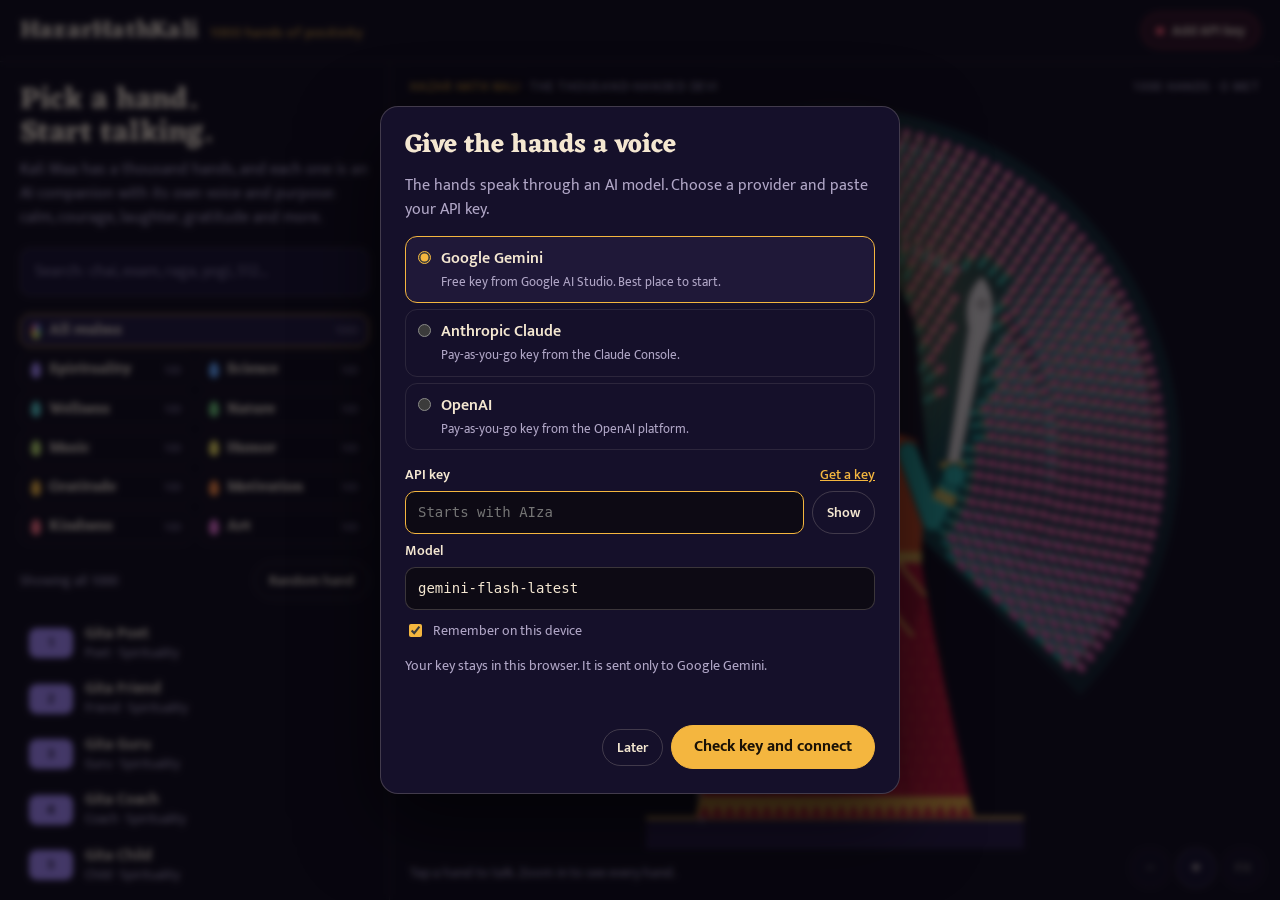
<file: docs/index.html>
<!DOCTYPE html>
<html lang="en">
<head>
<meta charset="UTF-8">
<meta name="viewport" content="width=device-width, initial-scale=1">
<title>HazarHathKali</title>
<meta name="description" content="Kali Maa's thousand hands: 1000 AI companions that spread positivity. Bring your own API key.">
<link rel="preconnect" href="https://fonts.googleapis.com">
<link rel="preconnect" href="https://fonts.gstatic.com" crossorigin>
<link rel="stylesheet" href="https://fonts.googleapis.com/css2?family=Eczar:wght@500;600;700&family=Mukta:wght@400;500;600;700&display=swap">
<link rel="stylesheet" href="styles.css">
</head>
<body>
<div class="app" id="app">
  <header class="topbar">
    <div class="brand">
      <span class="brand-name">HazarHathKali</span>
      <span class="brand-tag">1000 hands of positivity</span>
    </div>
    <button type="button" class="conn" id="connBtn" aria-haspopup="dialog">
      <span class="conn-dot" aria-hidden="true"></span>
      <span id="connLabel">Add API key</span>
    </button>
  </header>

  <main class="main">
    <section class="stage" id="stage" aria-label="Hazar Hath Kali with her thousand hands. Each hand is a companion you can talk to.">
      <canvas id="devi" role="img" aria-label="Hazar Hath Kali: a turquoise Devi with a third eye, gold crown and red sari, holding a trishul and a sword, with a fan of 1000 hands spread behind her."></canvas>
      <p class="stage-label">Hazar Hath Kali<span class="stage-label-en"> · the thousand-handed Devi</span></p>
      <p class="stage-stats" id="stageStats">1000 hands · 0 met</p>
      <p class="stage-hint">Tap a hand to talk. Zoom in to see every hand.</p>
      <div class="zoom" role="group" aria-label="Zoom">
        <button type="button" id="zoomOut" aria-label="Zoom out" disabled>−</button>
        <button type="button" id="zoomIn" aria-label="Zoom in">+</button>
        <button type="button" id="zoomFit" aria-label="Show the whole Devi" disabled>Fit</button>
      </div>
      <div class="tip" id="tip" hidden></div>
    </section>

    <aside class="side" aria-label="Find a hand">
      <div class="intro">
        <h1>Pick a hand. Start talking.</h1>
        <p>Kali Maa has a thousand hands, and each one is an AI companion with its own voice and purpose: calm, courage, laughter, gratitude and more.</p>
      </div>

      <label class="search">
        <span class="visually-hidden">Search the hands</span>
        <input id="search" type="search" placeholder="Search: chai, exam, raga, yogi, 512…" autocomplete="off">
      </label>

      <div class="realms" id="realms" role="group" aria-label="Filter by realm"></div>

      <div class="list-head">
        <span id="listCount" class="list-count">Showing all 1000</span>
        <button type="button" class="ghost-btn" id="randomBtn">Random hand</button>
      </div>
      <ol class="hand-list" id="handList"></ol>
      <button type="button" class="ghost-btn more" id="moreBtn" hidden>Show more</button>
    </aside>
  </main>
</div>

<aside class="chat" id="chat" aria-labelledby="chatName" aria-hidden="true">
  <header class="chat-head">
    <span class="badge" id="chatBadge" aria-hidden="true"></span>
    <div class="chat-title">
      <h2 id="chatName">Hand</h2>
      <p id="chatMeta"></p>
    </div>
    <button type="button" class="icon-btn" id="closeChat" aria-label="Close chat">
      <svg viewBox="0 0 24 24" width="20" height="20" aria-hidden="true"><path d="M6 6l12 12M18 6L6 18" stroke="currentColor" stroke-width="2" stroke-linecap="round"/></svg>
    </button>
  </header>
  <details class="prompt" id="promptBox">
    <summary>See this hand's prompt</summary>
    <pre id="promptText"></pre>
    <div class="prompt-actions">
      <button type="button" class="ghost-btn" id="copyPrompt">Copy prompt</button>
      <button type="button" class="ghost-btn" id="clearChat">Clear conversation</button>
    </div>
  </details>
  <div class="messages" id="messages" aria-live="polite"></div>
  <div class="starters" id="starters"></div>
  <form class="composer" id="composer">
    <label class="visually-hidden" for="input">Your message</label>
    <textarea id="input" rows="1" placeholder="Write to this hand…" autocomplete="off"></textarea>
    <button type="submit" class="send" id="sendBtn">Send</button>
    <button type="button" class="send stop" id="stopBtn" hidden>Stop</button>
  </form>
  <p class="chat-foot" id="chatFoot"></p>
</aside>

<dialog class="keys" id="keyDialog" aria-labelledby="keyTitle">
  <form method="dialog" id="keyForm" novalidate>
    <h2 id="keyTitle">Give the hands a voice</h2>
    <p class="keys-lead">The hands speak through an AI model. Choose a provider and paste your API key.</p>
    <p class="keys-warn" id="keyWarn" hidden></p>
    <fieldset class="providers" id="providerList">
      <legend class="visually-hidden">AI provider</legend>
    </fieldset>
    <div class="key-fields" id="keyFields">
      <label for="keyInput">API key <a id="keyLink" href="#" target="_blank" rel="noopener">Get a key</a></label>
      <div class="key-row">
        <input id="keyInput" type="password" autocomplete="off" spellcheck="false" placeholder="Paste your key">
        <button type="button" class="ghost-btn" id="toggleKey">Show</button>
      </div>
      <label for="modelInput">Model</label>
      <input id="modelInput" list="modelList" autocomplete="off" spellcheck="false">
      <datalist id="modelList"></datalist>
      <label class="check"><input type="checkbox" id="rememberKey" checked> Remember on this device</label>
    </div>
    <p class="keys-note" id="keyNote">Your key stays in this browser. It is sent only to the provider you choose.</p>
    <p class="keys-status" id="keyStatus" role="status"></p>
    <div class="keys-actions">
      <button type="button" class="ghost-btn danger" id="forgetKey" hidden>Remove key</button>
      <span class="spacer"></span>
      <button type="button" class="ghost-btn" id="laterBtn">Later</button>
      <button type="submit" class="primary" id="connectBtn">Connect</button>
    </div>
  </form>
</dialog>

<script src="hands.js"></script>
<script src="providers.js"></script>
<script src="devi.js"></script>
<script src="app.js"></script>
</body>
</html>
</file>
<file: docs/styles.css>
/* HazarHathKali: a temple at night. One deliberate dark theme. */
:root {
  color-scheme: dark;
  --night: #0d0a14;
  --dusk: #15102a;
  --dusk-2: #1f1838;
  --dusk-3: #2a2149;
  --line: rgba(244, 231, 209, 0.1);
  --line-2: rgba(244, 231, 209, 0.2);
  --sandal: #f4e7d1;
  --ash: #b0a6c6;
  --ash-2: #857b9e;
  --hibiscus: #e23a4f;
  --hibiscus-2: #ff5a6e;
  --marigold: #f4b63f;
  --ok: #7fd49a;
  --font-display: 'Eczar', 'Noto Serif Devanagari', Georgia, serif;
  --font-body: 'Mukta', 'Noto Sans Devanagari', system-ui, -apple-system, 'Segoe UI', sans-serif;
  --gutter: 20px;
}

* { box-sizing: border-box; }
[hidden] { display: none !important; }
html { height: 100%; box-sizing: border-box; background: var(--night); }
body {
  height: 100%;
  margin: 0;
  background: var(--night);
  color: var(--sandal);
  font: 400 16px/1.5 var(--font-body);
  -webkit-font-smoothing: antialiased;
}
button, input, textarea { font: inherit; color: inherit; }
a { color: var(--marigold); }
:focus-visible { outline: 2px solid var(--marigold); outline-offset: 2px; }
.visually-hidden {
  position: absolute; width: 1px; height: 1px; margin: -1px; padding: 0;
  overflow: hidden; clip: rect(0 0 0 0); white-space: nowrap; border: 0;
}

/* ---------- Layout ---------- */
.app { display: grid; grid-template-rows: auto 1fr; height: 100%; }

.topbar {
  display: flex; align-items: center; justify-content: space-between; gap: 12px;
  padding-block: 12px; padding-inline: var(--gutter);
  border-bottom: 1px solid var(--line);
}
.brand { display: flex; align-items: baseline; gap: 12px; min-width: 0; flex-wrap: wrap; }
.brand-name { font: 700 24px/1 var(--font-display); letter-spacing: 0.01em; }
.brand-tag { font-size: 14px; color: var(--marigold); letter-spacing: 0.04em; }

.conn {
  display: inline-flex; align-items: center; gap: 8px; flex-shrink: 0;
  padding: 7px 14px; border-radius: 999px; cursor: pointer;
  background: rgba(226, 58, 79, 0.14); border: 1px solid rgba(226, 58, 79, 0.5);
  font-size: 14px; font-weight: 600; max-width: 60vw;
}
.conn span:last-child { overflow: hidden; text-overflow: ellipsis; white-space: nowrap; }
.conn-dot { width: 8px; height: 8px; border-radius: 50%; background: var(--hibiscus-2); flex-shrink: 0; }
.conn.is-on { background: rgba(127, 212, 154, 0.1); border-color: rgba(127, 212, 154, 0.4); }
.conn.is-on .conn-dot { background: var(--ok); }
.conn:hover { border-color: var(--marigold); }

.main { display: grid; grid-template-columns: minmax(300px, 390px) 1fr; min-height: 0; }
.stage { position: relative; min-height: 0; order: 2; overflow: hidden; }
.side {
  order: 1; min-height: 0; overflow: auto;
  display: flex; flex-direction: column; gap: 18px;
  padding-block: 22px 28px; padding-inline: var(--gutter);
  border-right: 1px solid var(--line);
}

/* ---------- Stage ---------- */
#devi { display: block; width: 100%; height: 100%; cursor: crosshair; touch-action: manipulation; }
#devi.is-pointing { cursor: pointer; }
.stage-label, .stage-stats, .stage-hint {
  position: absolute; margin: 0; pointer-events: none;
  font-size: 13px; letter-spacing: 0.06em; text-transform: uppercase; color: var(--ash);
}
.stage-label { top: 16px; left: 20px; }
.stage-label, .stage-stats { text-shadow: 0 1px 3px rgba(0, 0, 0, 0.9), 0 0 10px rgba(0, 0, 0, 0.8); }
.stage.is-zoomed .stage-hint { display: none; }
.stage-label { color: var(--marigold); }
.stage-label-en { color: var(--ash); }
.stage-stats { top: 16px; right: 20px; font-variant-numeric: tabular-nums; }
.stage-hint { bottom: 18px; left: 20px; right: 190px; text-transform: none; letter-spacing: 0; font-size: 14px; line-height: 1.3; }

.zoom { position: absolute; right: 16px; bottom: 12px; display: flex; gap: 6px; }
.zoom button {
  min-width: 40px; height: 40px; padding: 0 12px; border-radius: 999px; cursor: pointer;
  background: rgba(21, 16, 42, 0.88); border: 1px solid var(--line-2);
  font-size: 18px; font-weight: 700; line-height: 1;
}
.zoom button:last-child { font-size: 14px; }
.zoom button:hover:not(:disabled) { border-color: var(--marigold); color: var(--marigold); }
.zoom button:disabled { opacity: 0.4; cursor: default; }

.tip {
  position: absolute; z-index: 2; pointer-events: none;
  padding: 8px 12px; border-radius: 10px; max-width: 240px;
  background: rgba(21, 16, 42, 0.94); border: 1px solid var(--line-2);
  box-shadow: 0 8px 24px rgba(0, 0, 0, 0.4);
  font-size: 14px; line-height: 1.35;
}
.tip strong { display: block; font: 600 16px/1.2 var(--font-display); }
.tip span { color: var(--ash); }

/* ---------- Sidebar ---------- */
.intro h1 {
  margin: 0 0 8px; font: 700 30px/1.1 var(--font-display); text-wrap: balance;
}
.intro p { margin: 0; color: var(--ash); max-width: 60ch; }

.search input {
  width: 100%; padding: 11px 14px; border-radius: 10px;
  background: var(--dusk); border: 1px solid var(--line-2);
}
.search input::placeholder { color: var(--ash-2); }
.search input:focus { border-color: var(--marigold); outline: none; }

.realms { display: grid; grid-template-columns: 1fr 1fr; gap: 6px; }
.realm {
  display: grid; grid-template-columns: auto 1fr auto; align-items: center; gap: 8px;
  padding: 7px 10px; border-radius: 10px; cursor: pointer; text-align: left;
  background: transparent; border: 1px solid var(--line);
  font-size: 14px; line-height: 1.2;
}
.realm:hover { border-color: var(--line-2); background: var(--dusk); }
.realm[aria-pressed="true"] { border-color: var(--marigold); background: var(--dusk-2); }
.realm.all { grid-column: 1 / -1; }
.realm-swatch { width: 10px; height: 16px; border-radius: 50% 50% 50% 50% / 60% 60% 40% 40%; }
.realm-name { display: flex; flex-direction: column; min-width: 0; }
.realm-name b { font: 600 15px/1.15 var(--font-display); }
.realm-count { color: var(--ash-2); font-size: 12px; font-variant-numeric: tabular-nums; }

.list-head { display: flex; align-items: center; justify-content: space-between; gap: 12px; }
.list-count { color: var(--ash); font-size: 14px; font-variant-numeric: tabular-nums; }

.ghost-btn {
  padding: 7px 14px; border-radius: 999px; cursor: pointer;
  background: transparent; border: 1px solid var(--line-2);
  font-size: 14px; font-weight: 600;
}
.ghost-btn:hover { border-color: var(--marigold); color: var(--marigold); }
.ghost-btn.danger:hover { border-color: var(--hibiscus-2); color: var(--hibiscus-2); }
.more { align-self: center; }

.hand-list { list-style: none; margin: 0; padding: 0; display: flex; flex-direction: column; gap: 2px; }
.hand {
  width: 100%; display: grid; grid-template-columns: 44px 1fr; align-items: center; gap: 12px;
  padding: 6px 8px; border-radius: 10px; cursor: pointer; text-align: left;
  background: transparent; border: 1px solid transparent;
}
.hand:hover, .hand:focus-visible { background: var(--dusk); border-color: var(--line); }
.hand.is-active { background: var(--dusk-2); border-color: var(--line-2); }
.hand-num {
  display: grid; place-items: center; width: 44px; height: 30px; border-radius: 8px;
  font: 700 14px/1 var(--font-body); color: #140f22; font-variant-numeric: tabular-nums;
}
.hand-text { display: flex; flex-direction: column; min-width: 0; }
.hand-text b { font-weight: 600; line-height: 1.25; }
.hand-text small { color: var(--ash); font-size: 13px; }
.hand.is-met .hand-text b::after { content: " · met"; color: var(--marigold); font-weight: 500; font-size: 12px; }
.empty { color: var(--ash); padding: 12px 8px; }

/* ---------- Chat drawer ---------- */
.chat {
  position: fixed; z-index: 10; top: 0; right: 0; bottom: 0;
  width: min(460px, 100%);
  display: grid; grid-template-rows: auto auto 1fr auto auto auto;
  padding-top: env(safe-area-inset-top, 0px);
  padding-bottom: env(safe-area-inset-bottom, 0px);
  background: var(--dusk); border-left: 1px solid var(--line-2);
  box-shadow: -24px 0 48px rgba(0, 0, 0, 0.45);
  transform: translateX(105%); visibility: hidden;
  transition: transform 0.28s ease, visibility 0s linear 0.28s;
}
.chat.is-open { transform: none; visibility: visible; transition: transform 0.28s ease; }

.chat-head {
  display: grid; grid-template-columns: auto 1fr auto; align-items: center; gap: 12px;
  padding: 14px 16px; border-bottom: 1px solid var(--line);
}
.badge {
  display: grid; place-items: center; width: 52px; height: 52px; border-radius: 50%;
  font: 700 16px/1 var(--font-body); color: #140f22; font-variant-numeric: tabular-nums;
}
.chat-title { min-width: 0; }
.chat-title h2 { margin: 0; font: 700 22px/1.15 var(--font-display); }
.chat-title p { margin: 2px 0 0; color: var(--ash); font-size: 14px; }
.icon-btn {
  display: grid; place-items: center; width: 38px; height: 38px; border-radius: 50%; cursor: pointer;
  background: transparent; border: 1px solid var(--line-2);
}
.icon-btn:hover { border-color: var(--marigold); color: var(--marigold); }

.prompt { border-bottom: 1px solid var(--line); padding: 0 16px; }
.prompt summary {
  cursor: pointer; padding: 10px 0; color: var(--marigold); font-size: 14px; font-weight: 600;
}
.prompt pre {
  margin: 0 0 10px; max-height: 38vh; overflow: auto; white-space: pre-wrap;
  padding: 12px; border-radius: 10px; background: var(--night); border: 1px solid var(--line);
  font: 13px/1.5 ui-monospace, 'SFMono-Regular', Menlo, Consolas, monospace; color: var(--ash);
}
.prompt-actions { display: flex; gap: 8px; flex-wrap: wrap; padding-bottom: 12px; }

.messages { overflow-y: auto; padding: 16px; display: flex; flex-direction: column; gap: 12px; min-height: 0; }
.msg { max-width: 88%; padding: 10px 14px; border-radius: 16px; overflow-wrap: anywhere; }
.msg p { margin: 0 0 8px; }
.msg p:last-child, .msg ul:last-child, .msg ol:last-child { margin-bottom: 0; }
.msg ul, .msg ol { margin: 0 0 8px; padding-left: 20px; }
.msg code { font-family: ui-monospace, Menlo, Consolas, monospace; font-size: 0.9em; }
.msg.bot { align-self: flex-start; background: var(--dusk-2); border-bottom-left-radius: 4px; }
.msg.me { align-self: flex-end; background: rgba(226, 58, 79, 0.22); border: 1px solid rgba(226, 58, 79, 0.35); border-bottom-right-radius: 4px; white-space: pre-wrap; }
.msg.thinking { color: var(--ash); }
.msg.thinking::after { content: ""; display: inline-block; width: 1.2em; text-align: left; animation: dots 1.2s steps(4, end) infinite; }
@keyframes dots { 0% { content: ""; } 25% { content: "."; } 50% { content: ".."; } 75% { content: "..."; } }
.msg-error {
  align-self: stretch; padding: 10px 14px; border-radius: 12px; font-size: 14px;
  background: rgba(226, 58, 79, 0.1); border: 1px solid rgba(226, 58, 79, 0.4);
}
.msg-error button { margin-top: 8px; }
.msg-note { color: var(--ash-2); font-size: 13px; margin-top: 4px; }

.starters { display: flex; flex-wrap: wrap; gap: 8px; padding: 0 16px 12px; }
.starter {
  padding: 7px 12px; border-radius: 999px; cursor: pointer; font-size: 14px; text-align: left;
  background: transparent; border: 1px solid var(--line-2); color: var(--sandal);
}
.starter:hover { border-color: var(--marigold); color: var(--marigold); }

.composer {
  display: grid; grid-template-columns: 1fr auto; gap: 8px; align-items: end;
  padding: 12px 16px; border-top: 1px solid var(--line);
}
.composer textarea {
  resize: none; max-height: 160px; padding: 10px 12px; border-radius: 12px;
  background: var(--night); border: 1px solid var(--line-2); line-height: 1.4;
}
.composer textarea:focus { outline: none; border-color: var(--marigold); }
.send {
  padding: 10px 18px; border-radius: 12px; cursor: pointer; font-weight: 700;
  background: var(--hibiscus); border: 1px solid var(--hibiscus); color: #fff;
}
.send:hover { background: var(--hibiscus-2); }
.send:disabled { opacity: 0.5; cursor: default; }
.send.stop { background: transparent; color: var(--sandal); border-color: var(--line-2); }
.chat-foot { margin: 0; padding: 0 16px 12px; color: var(--ash-2); font-size: 13px; }
.chat-foot button {
  padding: 0; background: none; border: 0; cursor: pointer;
  color: var(--marigold); text-decoration: underline; font-size: 13px;
}

/* ---------- Key dialog ---------- */
.keys {
  width: min(520px, calc(100% - 32px)); max-height: calc(100% - 32px); overflow: auto;
  padding: 0; border-radius: 18px; border: 1px solid var(--line-2);
  background: var(--dusk); color: var(--sandal);
  box-shadow: 0 30px 80px rgba(0, 0, 0, 0.6);
}
.keys::backdrop { background: rgba(8, 6, 14, 0.62); backdrop-filter: blur(3px); }
.keys form { display: flex; flex-direction: column; gap: 14px; padding: 24px; }
.keys h2 { margin: 0; font: 700 26px/1.1 var(--font-display); }
.keys-lead, .keys-note { margin: 0; color: var(--ash); }
.keys-note { font-size: 14px; }
.keys-warn {
  margin: 0; padding: 10px 12px; border-radius: 10px; font-size: 14px;
  background: rgba(244, 182, 63, 0.1); border: 1px solid rgba(244, 182, 63, 0.4);
}
.providers { display: flex; flex-direction: column; gap: 6px; margin: 0; padding: 0; border: 0; }
.provider {
  display: grid; grid-template-columns: auto 1fr; gap: 2px 10px; align-items: start;
  padding: 10px 12px; border-radius: 12px; cursor: pointer;
  border: 1px solid var(--line);
}
.provider:hover { border-color: var(--line-2); }
.provider:has(input:checked) { border-color: var(--marigold); background: var(--dusk-2); }
.provider.is-disabled { opacity: 0.45; cursor: not-allowed; }
.provider input { margin: 4px 0 0; accent-color: var(--marigold); grid-row: span 2; }
.provider b { font-weight: 600; }
.provider small { color: var(--ash); font-size: 13px; }
.key-fields { display: flex; flex-direction: column; gap: 6px; }
.key-fields > label { font-size: 14px; font-weight: 600; display: flex; justify-content: space-between; gap: 8px; }
.key-fields > label a { font-weight: 500; }
.key-row { display: grid; grid-template-columns: 1fr auto; gap: 8px; }
.key-fields input[type="password"], .key-fields input[type="text"], #modelInput {
  width: 100%; padding: 10px 12px; border-radius: 10px;
  background: var(--night); border: 1px solid var(--line-2);
  font-family: ui-monospace, Menlo, Consolas, monospace; font-size: 14px;
}
.key-fields input:focus { outline: none; border-color: var(--marigold); }
.key-fields .check { font-weight: 400; justify-content: flex-start; align-items: center; gap: 8px; color: var(--ash); margin-top: 4px; }
.key-fields .check input { accent-color: var(--marigold); }
.keys-status { margin: 0; min-height: 1.5em; font-size: 14px; }
.keys-status.is-error { color: var(--hibiscus-2); }
.keys-status.is-ok { color: var(--ok); }
.keys-actions { display: flex; align-items: center; gap: 8px; flex-wrap: wrap; }
.spacer { flex: 1; }
.primary {
  padding: 9px 22px; border-radius: 999px; cursor: pointer; font-weight: 700;
  background: var(--marigold); border: 1px solid var(--marigold); color: #1a1206;
}
.primary:hover { background: #ffc85a; }
.primary:disabled { opacity: 0.6; cursor: default; }

/* ---------- Phone ---------- */
@media (max-width: 860px) {
  :root { --gutter: 16px; }
  .app { height: auto; min-height: 100%; }
  .main { grid-template-columns: 1fr; }
  .stage { order: 1; aspect-ratio: 432 / 520; max-height: 86vh; width: 100%; max-width: 100%; }
  .side { order: 2; overflow: visible; border-right: 0; border-top: 1px solid var(--line); }
  .brand-name { font-size: 21px; }
  .brand-tag { font-size: 12px; }
  .intro h1 { font-size: 26px; }
  .stage-label { left: 16px; top: 12px; font-size: 11px; }
  .stage-label-en { display: none; }
  .stage-stats { right: 16px; top: 12px; font-size: 11px; }
  .stage-hint { bottom: 12px; left: 16px; right: 160px; font-size: 13px; }
  .zoom { right: 12px; bottom: 8px; gap: 4px; }
  .zoom button { min-width: 36px; height: 36px; padding: 0 10px; }
  .chat { border-left: 0; }
}

@media (prefers-reduced-motion: reduce) {
  .chat, .chat.is-open { transition: none; }
  .msg.thinking::after { animation: none; content: "..."; }
}
</file>
